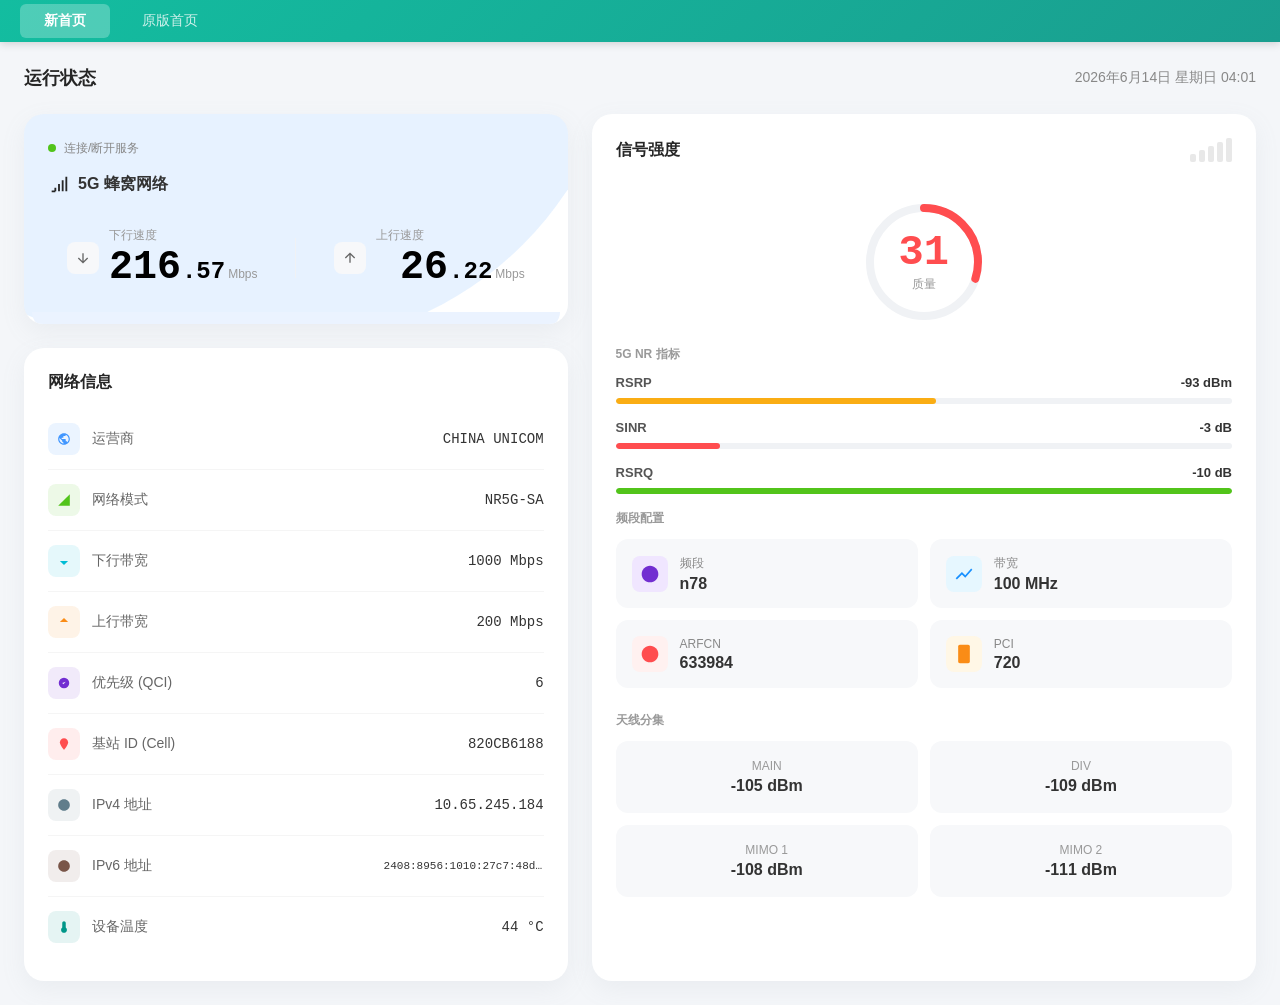
<file: preview-5g.html>
<!DOCTYPE html>
<html lang="zh-CN">
<head>
<meta charset="UTF-8">
<meta name="viewport" content="width=device-width, initial-scale=1.0">
<title>预览 - 5G看板（之前确认的设计）</title>
<style>
*{margin:0;padding:0;box-sizing:border-box}
body{font-family:-apple-system,BlinkMacSystemFont,'PingFang SC','Microsoft YaHei',sans-serif;background:#F4F6F9;color:#262626;padding:24px}

/* 顶部标签栏 */
.top-tabs {
    position: fixed;
    top: 0;
    left: 0;
    right: 0;
    z-index: 9999;
    background: linear-gradient(135deg, #13bda0 0%, #1a9e8f 100%);
    display: flex;
    align-items: center;
    padding: 0 20px;
    height: 42px;
    box-shadow: 0 2px 8px rgba(0,0,0,0.15);
}
.tab-item {
    padding: 8px 24px;
    color: rgba(255,255,255,0.8);
    cursor: pointer;
    font-size: 14px;
    font-weight: 500;
    border-radius: 6px;
    transition: all 0.3s ease;
    margin-right: 8px;
    text-decoration: none;
}
.tab-item:hover {
    background: rgba(255,255,255,0.2);
    color: #fff;
}
.tab-item.active {
    background: rgba(255,255,255,0.25);
    color: #fff;
    font-weight: 600;
}

.page-header{max-width:1400px;margin:0 auto 24px;display:flex;justify-content:space-between;align-items:center;margin-top:42px}
.page-title{font-size:18px;font-weight:600}
.page-datetime{font-size:14px;color:#888}
.dashboard{max-width:1400px;margin:0 auto;display:flex;gap:24px;align-items:stretch}
.left-col{width:45%;display:flex;flex-direction:column;gap:24px}
.right-col{width:55%;display:flex;flex-direction:column}
.right-col .card{flex:1}
.card{background:#fff;border-radius:20px;box-shadow:0 8px 24px rgba(149,157,165,0.1);position:relative;overflow:hidden}
.card-hd{padding:24px 24px 16px;display:flex;justify-content:space-between;align-items:center;position:relative;z-index:1}
.card-bd{padding:0 24px 24px;position:relative;z-index:1}
.card-tt{font-size:16px;font-weight:600;color:#262626}
.card-st{position:relative;overflow:hidden}
.card-st::after{content:'';position:absolute;bottom:-4px;left:8px;right:8px;height:16px;background:#EBF3FF;border-radius:0 0 20px 20px;z-index:0}
.wave-ct{position:absolute;bottom:0;left:0;right:0;height:100%;overflow:hidden;z-index:0;pointer-events:none}
.wave{position:absolute;bottom:var(--wh,-10%);left:-200px;width:800px;height:800px;border-radius:43%;animation:spin var(--ws,10s) linear infinite}
.w1{background:rgba(64,150,255,0.05)}
.w2{background:rgba(64,150,255,0.08);animation-duration:calc(var(--ws,10s)*1.3);animation-direction:reverse}
@keyframes spin{from{transform:rotate(0deg)}to{transform:rotate(360deg)}}
.st-dot{width:8px;height:8px;border-radius:50%;background:#52C41A;display:inline-block;transition:background 0.3s}
.st-txt{font-size:12px;color:#888;margin-left:8px}
.nt{display:flex;align-items:center;gap:8px;margin-bottom:20px}
.nt-t{font-size:16px;font-weight:600;color:#333}
.sp-sec{display:flex;justify-content:space-around;align-items:center;padding:12px 0}
.sp-item{display:flex;align-items:center;gap:10px}
.sp-ico{width:32px;height:32px;border-radius:8px;display:flex;align-items:center;justify-content:center;background:#F7F8FA;color:#666}
.sp-div{width:1px;height:40px;background:#F0F2F5}
.sp-info{display:flex;flex-direction:column;align-items:flex-start;gap:4px}
.sp-lbl{font-size:12px;color:#999}
.sp-val{display:flex;align-items:baseline;gap:1px}
.sp-num{font-family:DIN,Roboto,'JetBrains Mono',monospace;font-size:40px;font-weight:700;color:#000;line-height:1;min-width:3ch;text-align:right}
.sp-dec{font-family:DIN,Roboto,'JetBrains Mono',monospace;font-size:24px;font-weight:700;color:#000}
.sp-unit{font-size:12px;color:#999;margin-left:2px}
.info-list{display:flex;flex-direction:column;width:100%}
.info-row{display:flex;flex-direction:row;justify-content:space-between;align-items:center;padding:14px 0;border-bottom:1px solid #F5F5F5;width:100%;gap:16px}
.info-row:last-child{border-bottom:none}
.info-l{display:flex;align-items:center;gap:12px}
.info-ico{width:32px;height:32px;border-radius:8px;display:flex;align-items:center;justify-content:center;flex-shrink:0}
.info-ico svg{width:14px;height:14px}
.info-lbl{font-size:14px;color:#666}
.info-val{font-family:DIN,Roboto,'JetBrains Mono',monospace;font-size:14px;font-weight:500;color:#333;text-align:right;flex-shrink:0}
.info-val-long{font-size:11px;max-width:160px;overflow:hidden;text-overflow:ellipsis;white-space:nowrap}
.signal-bars{display:flex;align-items:flex-end;gap:3px}
.bar{width:6px;background:#E8E8E8;border-radius:2px;transition:background 0.3s}
.b1{height:8px}.b2{height:12px}.b3{height:16px}.b4{height:20px}.b5{height:24px}
.bar.a{background:#52C41A}.bar.w{background:#FAAD14}.bar.d{background:#FF4D4F}
.gauge-wrap{display:flex;justify-content:center;align-items:center;width:100%;padding:24px 0}
.gauge-box{position:relative;width:120px;height:120px}
.gauge-svg{width:100%;height:100%}
.gauge-bg{fill:none;stroke:#F0F2F5;stroke-width:8}
.gauge-pg{fill:none;stroke:#FA8C16;stroke-width:8;stroke-linecap:round;stroke-dasharray:339.292;stroke-dashoffset:339.292;transform:rotate(-90deg);transform-origin:center;transition:stroke-dashoffset 0.6s ease,stroke 0.3s}
.gauge-num{font-family:DIN,Roboto,'JetBrains Mono',monospace;font-size:42px;font-weight:700;color:#262626;line-height:1}
.gauge-lbl{font-size:12px;color:#999;margin-top:2px}
.prog-title{font-size:12px;font-weight:600;color:#999;margin-bottom:12px}
.prog-bar{width:100%;height:6px;background-color:#F0F2F5;border-radius:6px;overflow:hidden}
.prog-fill{height:100%;border-radius:6px;transition:width 0.3s ease-in-out,background-color 0.3s}
.band-grid{display:grid;grid-template-columns:repeat(2,1fr);gap:12px;margin-bottom:24px}
.band-card{display:flex;flex-direction:row;align-items:center;padding:16px;background-color:#F7F8FA;border-radius:12px;gap:12px}
.band-ico{width:36px;height:36px;border-radius:8px;display:flex;align-items:center;justify-content:center;flex-shrink:0}
.ant-grid{display:grid;grid-template-columns:repeat(2,1fr);gap:12px}
.ant-card{display:flex;flex-direction:column;align-items:center;justify-content:center;height:72px;background-color:#F7F8FA;border-radius:12px}
@media(max-width:900px){.dashboard{flex-direction:column}.left-col,.right-col{width:100%}.right-col .card{flex:none}.sp-sec{flex-direction:column;gap:16px}.sp-div{width:80%;height:1px}.sp-num{font-size:36px}}
@media(max-width:480px){body{padding:16px}.card-hd{padding:16px 16px 8px}.card-bd{padding:0 16px 16px}}
</style>
</head>
<body>

<!-- 顶部标签栏 -->
<div class="top-tabs">
    <a class="tab-item active" id="tab-new" href="preview-5g.html">新首页</a>
    <a class="tab-item" id="tab-old" href="preview-istore.html">原版首页</a>
</div>

<div class="page-header">
  <span class="page-title">运行状态</span>
  <span class="page-datetime">2026年6月14日 星期日 04:01</span>
</div>

<div class="dashboard">
  <div class="left-col">
    <!-- 运行状态 -->
    <div class="card card-st" id="card-st" style="--wh:-10%;--ws:10s">
      <div class="wave-ct"><div class="wave w1"></div><div class="wave w2"></div></div>
      <div class="card-hd">
        <div><span class="st-dot" id="st-dot"></span><span class="st-txt" id="st-txt">连接/断开服务</span></div>
      </div>
      <div class="card-bd">
        <div class="nt">
          <svg width="22" height="22" viewBox="0 0 24 24" fill="none" stroke="#262626" stroke-width="2"><path d="M4 20h4M8 16v4M12 12v8M16 8v12M20 4v16"/></svg>
          <span class="nt-t">5G 蜂窝网络</span>
        </div>
        <div class="sp-sec">
          <div class="sp-item">
            <div class="sp-ico"><svg width="16" height="16" viewBox="0 0 24 24" fill="none" stroke="currentColor" stroke-width="2"><path d="M12 5v14M5 12l7 7 7-7"/></svg></div>
            <div class="sp-info">
              <span class="sp-lbl">下行速度</span>
              <div class="sp-val"><span class="sp-num" id="dl-i">216</span><span class="sp-dec" id="dl-d">.57</span><span class="sp-unit">Mbps</span></div>
            </div>
          </div>
          <div class="sp-div"></div>
          <div class="sp-item">
            <div class="sp-ico"><svg width="16" height="16" viewBox="0 0 24 24" fill="none" stroke="currentColor" stroke-width="2"><path d="M12 19V5M5 12l7-7 7 7"/></svg></div>
            <div class="sp-info">
              <span class="sp-lbl">上行速度</span>
              <div class="sp-val"><span class="sp-num" id="ul-i">26</span><span class="sp-dec" id="ul-d">.22</span><span class="sp-unit">Mbps</span></div>
            </div>
          </div>
        </div>
      </div>
    </div>

    <!-- 网络信息 -->
    <div class="card">
      <div class="card-hd"><span class="card-tt">网络信息</span></div>
      <div class="card-bd">
        <div class="info-list">
          <div class="info-row"><div class="info-l"><span class="info-ico" style="background:rgba(64,150,255,0.1)"><svg viewBox="0 0 24 24" fill="#4096FF"><path d="M12 2C6.48 2 2 6.48 2 12s4.48 10 10 10 10-4.48 10-10S17.52 2 12 2zm-1 17.93c-3.95-.49-7-3.85-7-7.93 0-.62.08-1.21.21-1.79L9 15v1c0 1.1.9 2 2 2v1.93zm6.9-2.54c-.26-.81-1-1.39-1.9-1.39h-1v-3c0-.55-.45-1-1-1H8v-2h2c.55 0 1-.45 1-1V7h2c1.1 0 2-.9 2-2v-.41c2.93 1.19 5 4.06 5 7.41 0 2.08-.8 3.97-2.1 5.39z"/></svg></span><span class="info-lbl">运营商</span></div><span class="info-val" id="v-op">CHINA UNICOM</span></div>
          <div class="info-row"><div class="info-l"><span class="info-ico" style="background:rgba(82,196,26,0.1)"><svg viewBox="0 0 24 24" fill="#52C41A"><path d="M2 22h20V2z"/></svg></span><span class="info-lbl">网络模式</span></div><span class="info-val" id="v-mode">NR5G-SA</span></div>
          <div class="info-row"><div class="info-l"><span class="info-ico" style="background:rgba(0,188,212,0.1)"><svg viewBox="0 0 24 24" fill="#00BCD4"><path d="M12 5v14M5 12l7 7 7-7"/></svg></span><span class="info-lbl">下行带宽</span></div><span class="info-val" id="v-dlbw">1000 Mbps</span></div>
          <div class="info-row"><div class="info-l"><span class="info-ico" style="background:rgba(250,140,22,0.1)"><svg viewBox="0 0 24 24" fill="#FA8C16"><path d="M12 19V5M5 12l7-7 7 7"/></svg></span><span class="info-lbl">上行带宽</span></div><span class="info-val" id="v-ulbw">200 Mbps</span></div>
          <div class="info-row"><div class="info-l"><span class="info-ico" style="background:rgba(114,46,209,0.1)"><svg viewBox="0 0 24 24" fill="#722ED1"><path d="M9 12l2 2 4-4m6 2a9 9 0 11-18 0 9 9 0 0118 0z"/></svg></span><span class="info-lbl">优先级 (QCI)</span></div><span class="info-val" id="v-qci">6</span></div>
          <div class="info-row"><div class="info-l"><span class="info-ico" style="background:rgba(255,77,79,0.1)"><svg viewBox="0 0 24 24" fill="#FF4D4F"><path d="M12 2C8.13 2 5 5.13 5 9c0 5.25 7 13 7 13s7-7.75 7-13c0-3.87-3.13-7-7-7z"/></svg></span><span class="info-lbl">基站 ID (Cell)</span></div><span class="info-val" id="v-cell">820CB6188</span></div>
          <div class="info-row"><div class="info-l"><span class="info-ico" style="background:rgba(96,125,139,0.1)"><svg viewBox="0 0 24 24" fill="#607D8B"><path d="M12 2C6.48 2 2 6.48 2 12s4.48 10 10 10 10-4.48 10-10S17.52 2 12 2z"/></svg></span><span class="info-lbl">IPv4 地址</span></div><span class="info-val" id="v-ip4">10.65.245.184</span></div>
          <div class="info-row"><div class="info-l"><span class="info-ico" style="background:rgba(121,85,72,0.1)"><svg viewBox="0 0 24 24" fill="#795548"><path d="M12 2C6.48 2 2 6.48 2 12s4.48 10 10 10 10-4.48 10-10S17.52 2 12 2z"/></svg></span><span class="info-lbl">IPv6 地址</span></div><span class="info-val info-val-long" id="v-ip6" title="2408:8956:1010:27c7:48dd:2b52:4821:b0f3">2408:8956:1010:27c7:48dd...</span></div>
          <div class="info-row"><div class="info-l"><span class="info-ico" style="background:rgba(0,150,136,0.1)"><svg viewBox="0 0 24 24" fill="#009688"><path d="M15 13V5c0-1.66-1.34-3-3-3S9 3.34 9 5v8c-1.21.91-2 2.37-2 4 0 2.76 2.24 5 5 5s5-2.24 5-5c0-1.63-.79-3.09-2-4z"/></svg></span><span class="info-lbl">设备温度</span></div><span class="info-val" id="v-temp">44 °C</span></div>
        </div>
      </div>
    </div>
  </div>

  <!-- 右侧 -->
  <div class="right-col">
    <div class="card">
      <div class="card-hd">
        <span class="card-tt">信号强度</span>
        <div class="signal-bars" id="sig-bars">
          <span class="bar b1"></span><span class="bar b2"></span><span class="bar b3"></span><span class="bar b4"></span><span class="bar b5"></span>
        </div>
      </div>
      <div class="card-bd">
        <div class="gauge-wrap">
          <div class="gauge-box">
            <svg class="gauge-svg" viewBox="0 0 120 120">
              <circle class="gauge-bg" cx="60" cy="60" r="54"/>
              <circle class="gauge-pg" cx="60" cy="60" r="54" id="gpg" style="stroke:#FF4D4F;stroke-dashoffset:237.5"/>
            </svg>
            <div style="position:absolute;top:50%;left:50%;transform:translate(-50%,-50%);text-align:center">
              <div class="gauge-num" id="gval" style="color:#FF4D4F">31</div>
              <div class="gauge-lbl">质量</div>
            </div>
          </div>
        </div>

        <div class="prog-title">5G NR 指标</div>
        <div style="margin-bottom:16px">
          <div style="display:flex;justify-content:space-between;align-items:flex-end;margin-bottom:8px">
            <span style="font-size:13px;font-weight:bold;color:#555">RSRP</span>
            <span style="font-size:13px;font-weight:bold;color:#333" id="v-rsrp">-93 dBm</span>
          </div>
          <div class="prog-bar"><div class="prog-fill" id="bar-rsrp" style="width:52%;background-color:#FAAD14"></div></div>
        </div>
        <div style="margin-bottom:16px">
          <div style="display:flex;justify-content:space-between;align-items:flex-end;margin-bottom:8px">
            <span style="font-size:13px;font-weight:bold;color:#555">SINR</span>
            <span style="font-size:13px;font-weight:bold;color:#333" id="v-sinr">-3 dB</span>
          </div>
          <div class="prog-bar"><div class="prog-fill" id="bar-sinr" style="width:17%;background-color:#FF4D4F"></div></div>
        </div>
        <div style="margin-bottom:16px">
          <div style="display:flex;justify-content:space-between;align-items:flex-end;margin-bottom:8px">
            <span style="font-size:13px;font-weight:bold;color:#555">RSRQ</span>
            <span style="font-size:13px;font-weight:bold;color:#333" id="v-rsrq">-10 dB</span>
          </div>
          <div class="prog-bar"><div class="prog-fill" id="bar-rsrq" style="width:100%;background-color:#52C41A"></div></div>
        </div>

        <div style="font-size:12px;font-weight:600;color:#999;margin-bottom:12px">频段配置</div>
        <div class="band-grid">
          <div class="band-card"><div class="band-ico" style="background-color:#F0E6FF;color:#722ED1"><svg width="20" height="20" viewBox="0 0 24 24" fill="currentColor"><path d="M12 2C6.48 2 2 6.48 2 12s4.48 10 10 10 10-4.48 10-10S17.52 2 12 2z"/></svg></div><div style="display:flex;flex-direction:column"><span style="font-size:12px;color:#888;margin-bottom:4px">频段</span><span style="font-size:16px;font-weight:700;color:#333;line-height:1" id="v-band">n78</span></div></div>
          <div class="band-card"><div class="band-ico" style="background-color:#E6F7FF;color:#1890FF"><svg width="20" height="20" viewBox="0 0 24 24" fill="currentColor"><path d="M3.5 18.49l6-6.01 4 4L22 6.92l-1.41-1.41-7.09 7.97-4-4L2 16.99z"/></svg></div><div style="display:flex;flex-direction:column"><span style="font-size:12px;color:#888;margin-bottom:4px">带宽</span><span style="font-size:16px;font-weight:700;color:#333;line-height:1" id="v-bw">100 MHz</span></div></div>
          <div class="band-card"><div class="band-ico" style="background-color:#FFF1F0;color:#FF4D4F"><svg width="20" height="20" viewBox="0 0 24 24" fill="currentColor"><path d="M12 2C6.48 2 2 6.48 2 12s4.48 10 10 10 10-4.48 10-10S17.52 2 12 2z"/></svg></div><div style="display:flex;flex-direction:column"><span style="font-size:12px;color:#888;margin-bottom:4px">ARFCN</span><span style="font-size:16px;font-weight:700;color:#333;line-height:1" id="v-arfcn">633984</span></div></div>
          <div class="band-card"><div class="band-ico" style="background-color:#FFF7E6;color:#FA8C16"><svg width="20" height="20" viewBox="0 0 24 24" fill="currentColor"><path d="M17 1H7c-1.1 0-2 .9-2 2v18c0 1.1.9 2 2 2h10c1.1 0 2-.9 2-2V3c0-1.1-.9-2-2-2z"/></svg></div><div style="display:flex;flex-direction:column"><span style="font-size:12px;color:#888;margin-bottom:4px">PCI</span><span style="font-size:16px;font-weight:700;color:#333;line-height:1" id="v-pci">720</span></div></div>
        </div>

        <div style="font-size:12px;font-weight:600;color:#999;margin-bottom:12px">天线分集</div>
        <div class="ant-grid">
          <div class="ant-card"><span style="font-size:12px;color:#999;margin-bottom:4px">MAIN</span><span style="font-size:16px;font-weight:700;color:#333" id="v-main">-105 dBm</span></div>
          <div class="ant-card"><span style="font-size:12px;color:#999;margin-bottom:4px">DIV</span><span style="font-size:16px;font-weight:700;color:#333" id="v-div">-109 dBm</span></div>
          <div class="ant-card"><span style="font-size:12px;color:#999;margin-bottom:4px">MIMO 1</span><span style="font-size:16px;font-weight:700;color:#333" id="v-mimo1">-108 dBm</span></div>
          <div class="ant-card"><span style="font-size:12px;color:#999;margin-bottom:4px">MIMO 2</span><span style="font-size:16px;font-weight:700;color:#333" id="v-mimo2">-111 dBm</span></div>
        </div>
      </div>
    </div>
  </div>
</div>

</body>
</html>
</file>
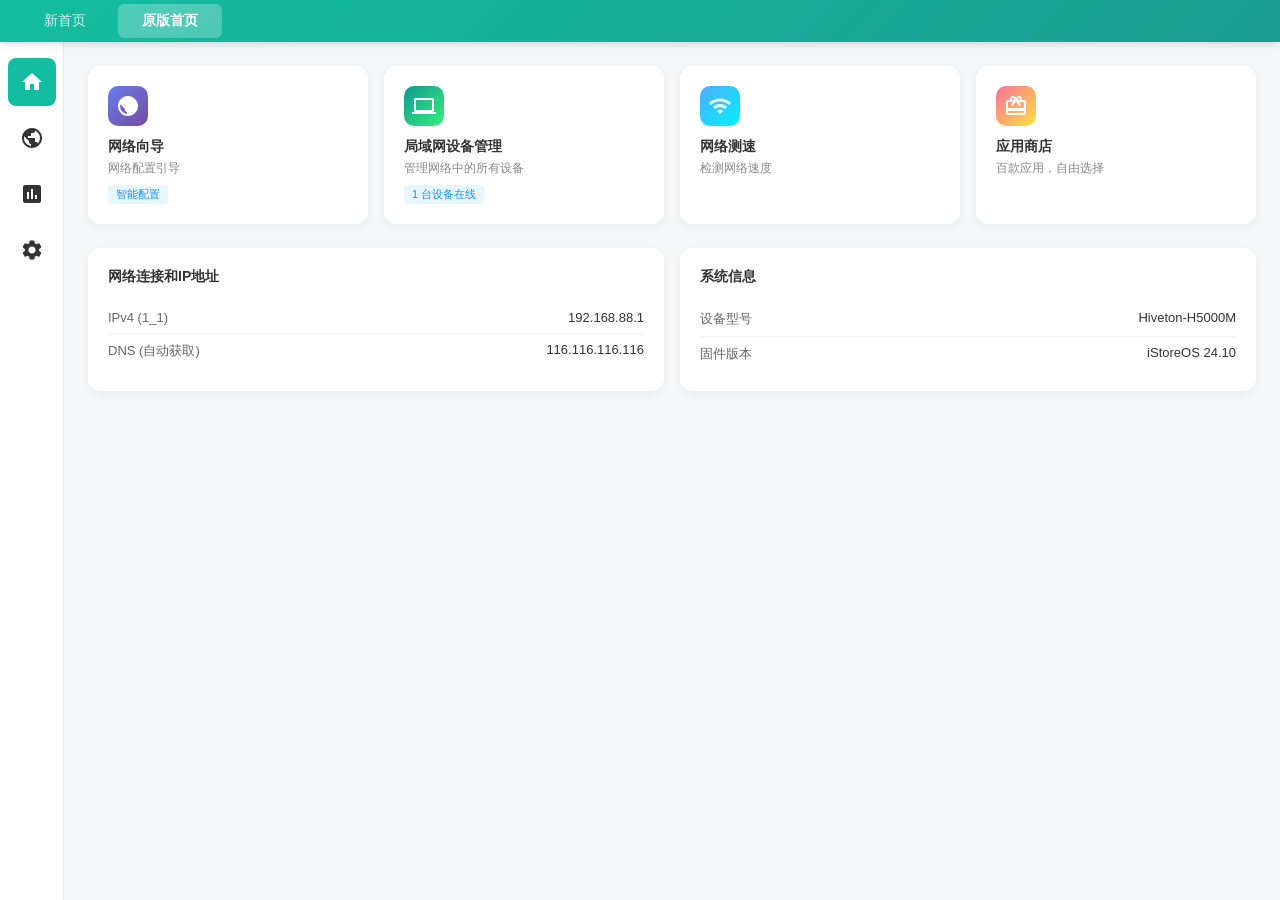
<file: preview-istore.html>
<!DOCTYPE html>
<html lang="zh-CN">
<head>
<meta charset="UTF-8">
<meta name="viewport" content="width=device-width, initial-scale=1.0">
<title>预览 - iStoreOS原版首页</title>
<style>
*{margin:0;padding:0;box-sizing:border-box}
body{font-family:-apple-system,BlinkMacSystemFont,'PingFang SC','Microsoft YaHei',sans-serif;background:#f5f7fa;color:#333}

/* 顶部标签栏 */
.top-tabs {
    position: fixed;
    top: 0;
    left: 0;
    right: 0;
    z-index: 9999;
    background: linear-gradient(135deg, #13bda0 0%, #1a9e8f 100%);
    display: flex;
    align-items: center;
    padding: 0 20px;
    height: 42px;
    box-shadow: 0 2px 8px rgba(0,0,0,0.15);
}
.tab-item {
    padding: 8px 24px;
    color: rgba(255,255,255,0.8);
    cursor: pointer;
    font-size: 14px;
    font-weight: 500;
    border-radius: 6px;
    transition: all 0.3s ease;
    margin-right: 8px;
    text-decoration: none;
}
.tab-item:hover {
    background: rgba(255,255,255,0.2);
    color: #fff;
}
.tab-item.active {
    background: rgba(255,255,255,0.25);
    color: #fff;
    font-weight: 600;
}

/* 模拟iStoreOS界面 */
.sidebar {
    position: fixed;
    left: 0;
    top: 42px;
    bottom: 0;
    width: 64px;
    background: #fff;
    border-right: 1px solid #e8e8e8;
    display: flex;
    flex-direction: column;
    align-items: center;
    padding-top: 16px;
}
.sidebar-item {
    width: 48px;
    height: 48px;
    display: flex;
    align-items: center;
    justify-content: center;
    margin-bottom: 8px;
    border-radius: 8px;
    cursor: pointer;
    transition: background 0.2s;
}
.sidebar-item:hover {
    background: #f0f0f0;
}
.sidebar-item.active {
    background: #13bda0;
    color: #fff;
}
.main-content {
    margin-left: 64px;
    margin-top: 42px;
    padding: 24px;
}
.quick-cards {
    display: grid;
    grid-template-columns: repeat(4, 1fr);
    gap: 16px;
    margin-bottom: 24px;
}
.quick-card {
    background: #fff;
    border-radius: 12px;
    padding: 20px;
    box-shadow: 0 2px 8px rgba(0,0,0,0.06);
    cursor: pointer;
    transition: transform 0.2s, box-shadow 0.2s;
}
.quick-card:hover {
    transform: translateY(-2px);
    box-shadow: 0 4px 12px rgba(0,0,0,0.1);
}
.quick-card-icon {
    width: 40px;
    height: 40px;
    border-radius: 10px;
    display: flex;
    align-items: center;
    justify-content: center;
    margin-bottom: 12px;
    font-size: 20px;
}
.quick-card-title {
    font-size: 14px;
    font-weight: 600;
    margin-bottom: 4px;
}
.quick-card-desc {
    font-size: 12px;
    color: #888;
}
.quick-card-tag {
    display: inline-block;
    padding: 2px 8px;
    background: #e6f7ff;
    color: #1890ff;
    font-size: 11px;
    border-radius: 4px;
    margin-top: 8px;
}
.status-grid {
    display: grid;
    grid-template-columns: repeat(2, 1fr);
    gap: 16px;
}
.status-card {
    background: #fff;
    border-radius: 12px;
    padding: 20px;
    box-shadow: 0 2px 8px rgba(0,0,0,0.06);
}
.status-card-title {
    font-size: 14px;
    font-weight: 600;
    margin-bottom: 16px;
    color: #333;
}
.status-item {
    display: flex;
    justify-content: space-between;
    padding: 8px 0;
    border-bottom: 1px solid #f5f5f5;
}
.status-item:last-child {
    border-bottom: none;
}
.status-label {
    color: #666;
    font-size: 13px;
}
.status-value {
    font-weight: 500;
    font-size: 13px;
}
</style>
</head>
<body>

<!-- 顶部标签栏 -->
<div class="top-tabs">
    <a class="tab-item" id="tab-new" href="preview-5g.html">新首页</a>
    <a class="tab-item active" id="tab-old" href="preview-istore.html">原版首页</a>
</div>

<!-- 侧边栏 -->
<div class="sidebar">
    <div class="sidebar-item active" title="首页">
        <svg width="24" height="24" viewBox="0 0 24 24" fill="currentColor"><path d="M10 20v-6h4v6h5v-8h3L12 3 2 12h3v8z"/></svg>
    </div>
    <div class="sidebar-item" title="网络向导">
        <svg width="24" height="24" viewBox="0 0 24 24" fill="currentColor"><path d="M12 2C6.48 2 2 6.48 2 12s4.48 10 10 10 10-4.48 10-10S17.52 2 12 2zm-1 17.93c-3.95-.49-7-3.85-7-7.93 0-.62.08-1.21.21-1.79L9 15v1c0 1.1.9 2 2 2v1.93zm6.9-2.54c-.26-.81-1-1.39-1.9-1.39h-1v-3c0-.55-.45-1-1-1H8v-2h2c.55 0 1-.45 1-1V7h2c1.1 0 2-.9 2-2v-.41c2.93 1.19 5 4.06 5 7.41 0 2.08-.8 3.97-2.1 5.39z"/></svg>
    </div>
    <div class="sidebar-item" title="状态">
        <svg width="24" height="24" viewBox="0 0 24 24" fill="currentColor"><path d="M19 3H5c-1.1 0-2 .9-2 2v14c0 1.1.9 2 2 2h14c1.1 0 2-.9 2-2V5c0-1.1-.9-2-2-2zM9 17H7v-7h2v7zm4 0h-2V7h2v10zm4 0h-2v-4h2v4z"/></svg>
    </div>
    <div class="sidebar-item" title="系统">
        <svg width="24" height="24" viewBox="0 0 24 24" fill="currentColor"><path d="M19.14 12.94c.04-.3.06-.61.06-.94 0-.32-.02-.64-.07-.94l2.03-1.58c.18-.14.23-.41.12-.61l-1.92-3.32c-.12-.22-.37-.29-.59-.22l-2.39.96c-.5-.38-1.03-.7-1.62-.94l-.36-2.54c-.04-.24-.24-.41-.48-.41h-3.84c-.24 0-.43.17-.47.41l-.36 2.54c-.59.24-1.13.57-1.62.94l-2.39-.96c-.22-.08-.47 0-.59.22L2.74 8.87c-.12.21-.08.47.12.61l2.03 1.58c-.05.3-.07.62-.07.94s.02.64.07.94l-2.03 1.58c-.18.14-.23.41-.12.61l1.92 3.32c.12.22.37.29.59.22l2.39-.96c.5.38 1.03.7 1.62.94l.36 2.54c.05.24.24.41.48.41h3.84c.24 0 .44-.17.47-.41l.36-2.54c.59-.24 1.13-.56 1.62-.94l2.39.96c.22.08.47 0 .59-.22l1.92-3.32c.12-.22.07-.47-.12-.61l-2.01-1.58zM12 15.6c-1.98 0-3.6-1.62-3.6-3.6s1.62-3.6 3.6-3.6 3.6 1.62 3.6 3.6-1.62 3.6-3.6 3.6z"/></svg>
    </div>
</div>

<!-- 主内容 -->
<div class="main-content">
    <!-- 快捷卡片 -->
    <div class="quick-cards">
        <div class="quick-card">
            <div class="quick-card-icon" style="background:linear-gradient(135deg, #667eea 0%, #764ba2 100%);color:#fff">
                <svg width="24" height="24" viewBox="0 0 24 24" fill="currentColor"><path d="M12 2C6.48 2 2 6.48 2 12s4.48 10 10 10 10-4.48 10-10S17.52 2 12 2zm-1 17.93c-3.95-.49-7-3.85-7-7.93 0-.62.08-1.21.21-1.79L9 15v1c0 1.1.9 2 2 2v1.93z"/></svg>
            </div>
            <div class="quick-card-title">网络向导</div>
            <div class="quick-card-desc">网络配置引导</div>
            <div class="quick-card-tag">智能配置</div>
        </div>
        <div class="quick-card">
            <div class="quick-card-icon" style="background:linear-gradient(135deg, #11998e 0%, #38ef7d 100%);color:#fff">
                <svg width="24" height="24" viewBox="0 0 24 24" fill="currentColor"><path d="M20 18c1.1 0 1.99-.9 1.99-2L22 6c0-1.1-.9-2-2-2H4c-1.1 0-2 .9-2 2v10c0 1.1.9 2 2 2H0v2h24v-2h-4zM4 6h16v10H4V6z"/></svg>
            </div>
            <div class="quick-card-title">局域网设备管理</div>
            <div class="quick-card-desc">管理网络中的所有设备</div>
            <div class="quick-card-tag">1 台设备在线</div>
        </div>
        <div class="quick-card">
            <div class="quick-card-icon" style="background:linear-gradient(135deg, #4facfe 0%, #00f2fe 100%);color:#fff">
                <svg width="24" height="24" viewBox="0 0 24 24" fill="currentColor"><path d="M1 9l2 2c4.97-4.97 13.03-4.97 18 0l2-2C16.93 2.93 7.08 2.93 1 9zm8 8l3 3 3-3c-1.65-1.66-4.34-1.66-6 0zm-4-4l2 2c2.76-2.76 7.24-2.76 10 0l2-2C15.14 9.14 8.87 9.14 5 13z"/></svg>
            </div>
            <div class="quick-card-title">网络测速</div>
            <div class="quick-card-desc">检测网络速度</div>
        </div>
        <div class="quick-card">
            <div class="quick-card-icon" style="background:linear-gradient(135deg, #fa709a 0%, #fee140 100%);color:#fff">
                <svg width="24" height="24" viewBox="0 0 24 24" fill="currentColor"><path d="M20 6h-2.18c.11-.31.18-.65.18-1 0-1.66-1.34-3-3-3-1.05 0-1.96.54-2.5 1.35l-.5.67-.5-.68C10.96 2.54 10.05 2 9 2 7.34 2 6 3.34 6 5c0 .35.07.69.18 1H4c-1.11 0-1.99.89-1.99 2L2 19c0 1.11.89 2 2 2h16c1.11 0 2-.89 2-2V8c0-1.11-.89-2-2-2zm-5-2c.55 0 1 .45 1 1s-.45 1-1 1-1-.45-1-1 .45-1 1-1zM9 4c.55 0 1 .45 1 1s-.45 1-1 1-1-.45-1-1 .45-1 1-1zm11 15H4v-2h16v2zm0-5H4V8h5.08L7 10.83 8.62 12 12 7.4l3.38 4.6L17 10.83 14.92 8H20v6z"/></svg>
            </div>
            <div class="quick-card-title">应用商店</div>
            <div class="quick-card-desc">百款应用，自由选择</div>
        </div>
    </div>

    <!-- 状态卡片 -->
    <div class="status-grid">
        <div class="status-card">
            <div class="status-card-title">网络连接和IP地址</div>
            <div class="status-item">
                <span class="status-label">IPv4 (1_1)</span>
                <span class="status-value">192.168.88.1</span>
            </div>
            <div class="status-item">
                <span class="status-label">DNS (自动获取)</span>
                <span class="status-value">116.116.116.116</span>
            </div>
        </div>
        <div class="status-card">
            <div class="status-card-title">系统信息</div>
            <div class="status-item">
                <span class="status-label">设备型号</span>
                <span class="status-value">Hiveton-H5000M</span>
            </div>
            <div class="status-item">
                <span class="status-label">固件版本</span>
                <span class="status-value">iStoreOS 24.10</span>
            </div>
        </div>
    </div>
</div>

</body>
</html>
</file>
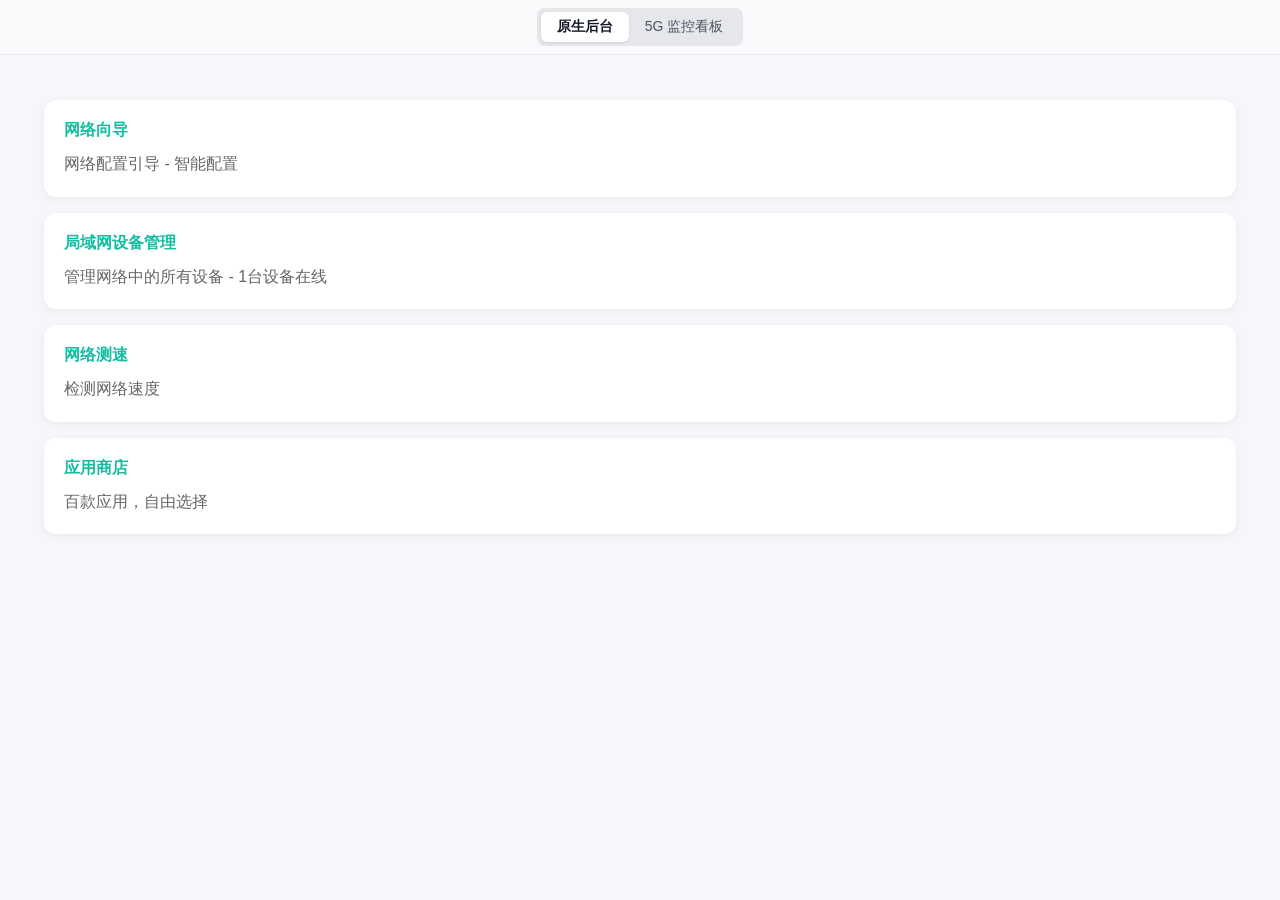
<file: preview.html>
<!DOCTYPE html>
<html lang="zh-CN">
<head>
<meta charset="UTF-8">
<meta name="viewport" content="width=device-width, initial-scale=1.0">
<title>重构预览 - 胶囊型切换栏</title>
<style>
*{margin:0;padding:0;box-sizing:border-box}
body{font-family:-apple-system,BlinkMacSystemFont,"Segoe UI",Roboto,"Helvetica Neue",Arial,sans-serif;background:#f5f7fa;color:#333}

/* 胶囊型切换栏 */
.dashboard-switcher {
    position: fixed;
    top: 0;
    left: 0;
    right: 0;
    z-index: 10000;
    background: #F9FAFB;
    border-bottom: 1px solid #E5E7EB;
    padding: 8px 0;
    display: flex;
    justify-content: center;
}

.switcher-track {
    background: #E5E7EB;
    padding: 4px;
    border-radius: 8px;
    display: inline-flex;
    gap: 0;
}

.switcher-btn {
    padding: 6px 16px;
    border: none;
    background: transparent;
    border-radius: 6px;
    cursor: pointer;
    font-size: 14px;
    color: #4B5563;
    transition: all 0.2s ease;
    font-family: inherit;
}

.switcher-btn:hover:not(.active) {
    background: rgba(255,255,255,0.5);
}

.switcher-btn.active {
    background: #FFFFFF;
    color: #111827;
    font-weight: 600;
    box-shadow: 0 1px 3px rgba(0,0,0,0.1);
}

/* 内容区域 */
.content-area {
    margin-top: 56px;
    padding: 24px;
}

/* 5G看板样式 */
#modern-5g-dashboard {
    font-family: -apple-system, BlinkMacSystemFont, "Segoe UI", Roboto, "Helvetica Neue", Arial, sans-serif !important;
    background-color: transparent !important;
    color: #333333 !important;
    line-height: 1.5 !important;
    box-sizing: border-box !important;
    width: 100% !important;
    padding: 0 !important;
    margin: 0 !important;
}

#modern-5g-dashboard * {
    font-family: inherit !important;
    box-sizing: border-box !important;
}

.page-header-5g {
    max-width: 1400px;
    margin: 0 auto 24px;
    display: flex;
    justify-content: space-between;
    align-items: center;
}

.page-title-5g {
    font-size: 18px;
    font-weight: 600;
    color: #262626;
}

.page-datetime-5g {
    font-size: 14px;
    color: #888;
}

.dashboard-5g {
    max-width: 1400px;
    margin: 0 auto;
    display: flex;
    gap: 24px;
    align-items: stretch;
}

.left-col-5g {
    width: 45%;
    display: flex;
    flex-direction: column;
    gap: 24px;
}

.right-col-5g {
    width: 55%;
    display: flex;
    flex-direction: column;
}

.right-col-5g .card-5g {
    flex: 1;
}

.card-5g {
    background: #FFFFFF;
    border-radius: 20px;
    box-shadow: 0 8px 24px rgba(149, 157, 165, 0.1);
    position: relative;
    overflow: hidden;
}

.card-hd-5g {
    padding: 24px 24px 16px;
    display: flex;
    justify-content: space-between;
    align-items: center;
    position: relative;
    z-index: 1;
}

.card-bd-5g {
    padding: 0 24px 24px;
    position: relative;
    z-index: 1;
}

.card-tt-5g {
    font-size: 16px;
    font-weight: 600;
    color: #262626;
}

/* 状态卡片 */
.card-st-5g {
    position: relative;
    overflow: hidden;
}

.card-st-5g::after {
    content: '';
    position: absolute;
    bottom: -4px;
    left: 8px;
    right: 8px;
    height: 16px;
    background: #EBF3FF;
    border-radius: 0 0 20px 20px;
    z-index: 0;
}

.wave-ct-5g {
    position: absolute;
    bottom: 0;
    left: 0;
    right: 0;
    height: 100%;
    overflow: hidden;
    z-index: 0;
    pointer-events: none;
}

.wave-5g {
    position: absolute;
    bottom: var(--wh, -10%);
    left: -200px;
    width: 800px;
    height: 800px;
    border-radius: 43%;
    animation: spin-5g var(--ws, 10s) linear infinite;
}

.w1-5g {
    background: rgba(64, 150, 255, 0.05);
}

.w2-5g {
    background: rgba(64, 150, 255, 0.08);
    animation-duration: calc(var(--ws, 10s) * 1.3);
    animation-direction: reverse;
}

@keyframes spin-5g {
    from { transform: rotate(0deg); }
    to { transform: rotate(360deg); }
}

.st-dot-5g {
    width: 8px;
    height: 8px;
    border-radius: 50%;
    background: #52C41A;
    display: inline-block;
    transition: background 0.3s;
}

.st-txt-5g {
    font-size: 12px;
    color: #888;
    margin-left: 8px;
}

.nt-5g {
    display: flex;
    align-items: center;
    gap: 8px;
    margin-bottom: 20px;
}

.nt-t-5g {
    font-size: 16px;
    font-weight: 600;
    color: #333;
}

.sp-sec-5g {
    display: flex;
    justify-content: space-around;
    align-items: center;
    padding: 12px 0;
}

.sp-item-5g {
    display: flex;
    align-items: center;
    gap: 10px;
}

.sp-ico-5g {
    width: 32px;
    height: 32px;
    border-radius: 8px;
    display: flex;
    align-items: center;
    justify-content: center;
    background: #F7F8FA;
    color: #666;
}

.sp-div-5g {
    width: 1px;
    height: 40px;
    background: #F0F2F5;
}

.sp-info-5g {
    display: flex;
    flex-direction: column;
    align-items: flex-start;
    gap: 4px;
}

.sp-lbl-5g {
    font-size: 12px;
    color: #999;
}

.sp-val-5g {
    display: flex;
    align-items: baseline;
    gap: 1px;
}

.sp-num-5g {
    font-family: DIN, Roboto, 'JetBrains Mono', monospace;
    font-size: 40px;
    font-weight: 700;
    color: #000;
    line-height: 1;
    min-width: 3ch;
    text-align: right;
}

.sp-dec-5g {
    font-family: DIN, Roboto, 'JetBrains Mono', monospace;
    font-size: 24px;
    font-weight: 700;
    color: #000;
}

.sp-unit-5g {
    font-size: 12px;
    color: #999;
    margin-left: 2px;
}

/* 网络信息列表 */
.info-list-5g {
    display: flex;
    flex-direction: column;
    width: 100%;
}

.info-row-5g {
    display: flex;
    flex-direction: row;
    justify-content: space-between;
    align-items: center;
    padding: 14px 0;
    border-bottom: 1px solid #F5F5F5;
    width: 100%;
    gap: 16px;
}

.info-row-5g:last-child {
    border-bottom: none;
}

.info-l-5g {
    display: flex;
    align-items: center;
    gap: 12px;
}

.info-ico-5g {
    width: 32px;
    height: 32px;
    border-radius: 8px;
    display: flex;
    align-items: center;
    justify-content: center;
    flex-shrink: 0;
    background-color: transparent !important;
    border: none !important;
}

.info-ico-5g svg {
    width: 14px;
    height: 14px;
}

.info-lbl-5g {
    font-size: 14px;
    color: #666;
}

.info-val-5g {
    font-family: DIN, Roboto, 'JetBrains Mono', monospace;
    font-size: 14px;
    font-weight: 500;
    color: #333;
    text-align: right;
    flex-shrink: 0;
}

.info-val-long-5g {
    font-size: 11px;
    max-width: 160px;
    overflow: hidden;
    text-overflow: ellipsis;
    white-space: nowrap;
}

/* 信号强度 */
.signal-bars-5g {
    display: flex;
    align-items: flex-end;
    gap: 3px;
}

.bar-5g {
    width: 6px;
    background: #E8E8E8;
    border-radius: 2px;
    transition: background 0.3s;
}

.b1-5g { height: 8px; }
.b2-5g { height: 12px; }
.b3-5g { height: 16px; }
.b4-5g { height: 20px; }
.b5-5g { height: 24px; }

.bar-5g.a { background: #52C41A; }
.bar-5g.w { background: #FAAD14; }
.bar-5g.d { background: #FF4D4F; }

.gauge-wrap-5g {
    display: flex;
    justify-content: center;
    align-items: center;
    width: 100%;
    padding: 24px 0;
}

.gauge-box-5g {
    position: relative;
    width: 120px;
    height: 120px;
}

.gauge-svg-5g {
    width: 100%;
    height: 100%;
}

.gauge-bg-5g {
    fill: none;
    stroke: #F0F2F5;
    stroke-width: 8;
}

.gauge-pg-5g {
    fill: none;
    stroke: #FA8C16;
    stroke-width: 8;
    stroke-linecap: round;
    stroke-dasharray: 339.292;
    stroke-dashoffset: 339.292;
    transform: rotate(-90deg);
    transform-origin: center;
    transition: stroke-dashoffset 0.6s ease, stroke 0.3s;
}

.gauge-num-5g {
    font-family: DIN, Roboto, 'JetBrains Mono', monospace;
    font-size: 42px;
    font-weight: 700;
    color: #262626;
    line-height: 1;
}

.gauge-lbl-5g {
    font-size: 12px;
    color: #999;
    margin-top: 2px;
}

.prog-title-5g {
    font-size: 12px;
    font-weight: 600;
    color: #999;
    margin-bottom: 12px;
}

.prog-bar-5g {
    width: 100%;
    height: 6px;
    background-color: #F0F2F5;
    border-radius: 6px;
    overflow: hidden;
}

.prog-fill-5g {
    height: 100%;
    border-radius: 6px;
    transition: width 0.3s ease-in-out, background-color 0.3s;
}

/* 频段配置 */
.band-grid-5g {
    display: grid;
    grid-template-columns: repeat(2, 1fr);
    gap: 12px;
    margin-bottom: 24px;
}

.band-card-5g {
    display: flex;
    flex-direction: row;
    align-items: center;
    padding: 16px;
    background-color: #F7F8FA;
    border-radius: 12px;
    gap: 12px;
}

.band-ico-5g {
    width: 36px;
    height: 36px;
    border-radius: 8px;
    display: flex;
    align-items: center;
    justify-content: center;
    flex-shrink: 0;
}

.band-info-5g {
    display: flex;
    flex-direction: column;
}

.band-label-5g {
    font-size: 12px;
    color: #888;
    margin-bottom: 4px;
}

.band-value-5g {
    font-size: 16px;
    font-weight: 700;
    color: #333;
    line-height: 1;
}

/* 天线分集 */
.ant-grid-5g {
    display: grid;
    grid-template-columns: repeat(2, 1fr);
    gap: 12px;
}

.ant-card-5g {
    display: flex;
    flex-direction: column;
    align-items: center;
    justify-content: center;
    height: 72px;
    background-color: #F7F8FA;
    border-radius: 12px;
}

.ant-label-5g {
    font-size: 12px;
    color: #999;
    margin-bottom: 4px;
}

.ant-value-5g {
    font-size: 16px;
    font-weight: 700;
    color: #333;
}

/* 模拟iStoreOS内容 */
.mock-istore {
    padding: 20px;
}

.mock-card {
    background: #fff;
    border-radius: 12px;
    padding: 20px;
    margin-bottom: 16px;
    box-shadow: 0 2px 8px rgba(0,0,0,0.06);
}

.mock-card h3 {
    color: #13bda0;
    margin-bottom: 10px;
    font-size: 16px;
}

.mock-card p {
    color: #666;
    line-height: 1.6;
}
</style>
</head>
<body>

<!-- 胶囊型切换栏 -->
<div class="dashboard-switcher">
    <div class="switcher-track">
        <button id="btn-istore" class="switcher-btn active" onclick="switchToIStore()">原生后台</button>
        <button id="btn-5g" class="switcher-btn" onclick="switchTo5G()">5G 监控看板</button>
    </div>
</div>

<!-- 内容区域 -->
<div class="content-area">
    <!-- iStoreOS原生内容 -->
    <div id="original-content">
        <div class="mock-istore">
            <div class="mock-card">
                <h3>网络向导</h3>
                <p>网络配置引导 - 智能配置</p>
            </div>
            <div class="mock-card">
                <h3>局域网设备管理</h3>
                <p>管理网络中的所有设备 - 1台设备在线</p>
            </div>
            <div class="mock-card">
                <h3>网络测速</h3>
                <p>检测网络速度</p>
            </div>
            <div class="mock-card">
                <h3>应用商店</h3>
                <p>百款应用，自由选择</p>
            </div>
        </div>
    </div>

    <!-- 5G看板内容 -->
    <div id="modern-5g-dashboard" style="display:none;">
        <div class="page-header-5g">
            <span class="page-title-5g">运行状态</span>
            <span class="page-datetime-5g" id="current-time"></span>
        </div>

        <div class="dashboard-5g">
            <div class="left-col-5g">
                <!-- 状态与速度 -->
                <div class="card-5g card-st-5g" id="card-st" style="--wh:-10%;--ws:10s">
                    <div class="wave-ct-5g"><div class="wave-5g w1-5g"></div><div class="wave-5g w2-5g"></div></div>
                    <div class="card-hd-5g">
                        <div><span class="st-dot-5g" id="st-dot"></span><span class="st-txt-5g" id="st-txt">已连接互联网</span></div>
                    </div>
                    <div class="card-bd-5g">
                        <div class="nt-5g">
                            <svg width="22" height="22" viewBox="0 0 24 24" fill="none" stroke="#262626" stroke-width="2"><path d="M4 20h4M8 16v4M12 12v8M16 8v12M20 4v16"/></svg>
                            <span class="nt-t-5g">5G 蜂窝网络</span>
                        </div>
                        <div class="sp-sec-5g">
                            <div class="sp-item-5g">
                                <div class="sp-ico-5g"><svg width="16" height="16" viewBox="0 0 24 24" fill="none" stroke="currentColor" stroke-width="2"><path d="M12 5v14M5 12l7 7 7-7"/></svg></div>
                                <div class="sp-info-5g">
                                    <span class="sp-lbl-5g">下行速度</span>
                                    <div class="sp-val-5g"><span class="sp-num-5g" id="dl-i">216</span><span class="sp-dec-5g" id="dl-d">.57</span><span class="sp-unit-5g">Mbps</span></div>
                                </div>
                            </div>
                            <div class="sp-div-5g"></div>
                            <div class="sp-item-5g">
                                <div class="sp-ico-5g"><svg width="16" height="16" viewBox="0 0 24 24" fill="none" stroke="currentColor" stroke-width="2"><path d="M12 19V5M5 12l7-7 7 7"/></svg></div>
                                <div class="sp-info-5g">
                                    <span class="sp-lbl-5g">上行速度</span>
                                    <div class="sp-val-5g"><span class="sp-num-5g" id="ul-i">26</span><span class="sp-dec-5g" id="ul-d">.22</span><span class="sp-unit-5g">Mbps</span></div>
                                </div>
                            </div>
                        </div>
                    </div>
                </div>

                <!-- 网络信息 -->
                <div class="card-5g">
                    <div class="card-hd-5g"><span class="card-tt-5g">网络信息</span></div>
                    <div class="card-bd-5g">
                        <div class="info-list-5g">
                            <div class="info-row-5g"><div class="info-l-5g"><span class="info-ico-5g" style="background:rgba(64,150,255,0.1)"><svg viewBox="0 0 24 24" fill="#4096FF"><path d="M12 2C6.48 2 2 6.48 2 12s4.48 10 10 10 10-4.48 10-10S17.52 2 12 2zm-1 17.93c-3.95-.49-7-3.85-7-7.93 0-.62.08-1.21.21-1.79L9 15v1c0 1.1.9 2 2 2v1.93zm6.9-2.54c-.26-.81-1-1.39-1.9-1.39h-1v-3c0-.55-.45-1-1-1H8v-2h2c.55 0 1-.45 1-1V7h2c1.1 0 2-.9 2-2v-.41c2.93 1.19 5 4.06 5 7.41 0 2.08-.8 3.97-2.1 5.39z"/></svg></span><span class="info-lbl-5g">运营商</span></div><span class="info-val-5g" id="v-op">CHINA UNICOM</span></div>
                            <div class="info-row-5g"><div class="info-l-5g"><span class="info-ico-5g" style="background:rgba(82,196,26,0.1)"><svg viewBox="0 0 24 24" fill="#52C41A"><path d="M2 22h20V2z"/></svg></span><span class="info-lbl-5g">网络模式</span></div><span class="info-val-5g" id="v-mode">NR5G-SA</span></div>
                            <div class="info-row-5g"><div class="info-l-5g"><span class="info-ico-5g" style="background:rgba(0,188,212,0.1)"><svg viewBox="0 0 24 24" fill="#00BCD4"><path d="M12 5v14M5 12l7 7 7-7"/></svg></span><span class="info-lbl-5g">下行带宽</span></div><span class="info-val-5g" id="v-dlbw">1000 Mbps</span></div>
                            <div class="info-row-5g"><div class="info-l-5g"><span class="info-ico-5g" style="background:rgba(250,140,22,0.1)"><svg viewBox="0 0 24 24" fill="#FA8C16"><path d="M12 19V5M5 12l7-7 7 7"/></svg></span><span class="info-lbl-5g">上行带宽</span></div><span class="info-val-5g" id="v-ulbw">200 Mbps</span></div>
                            <div class="info-row-5g"><div class="info-l-5g"><span class="info-ico-5g" style="background:rgba(114,46,209,0.1)"><svg viewBox="0 0 24 24" fill="#722ED1"><path d="M9 12l2 2 4-4m6 2a9 9 0 11-18 0 9 9 0 0118 0z"/></svg></span><span class="info-lbl-5g">优先级 (QCI)</span></div><span class="info-val-5g" id="v-qci">6</span></div>
                            <div class="info-row-5g"><div class="info-l-5g"><span class="info-ico-5g" style="background:rgba(255,77,79,0.1)"><svg viewBox="0 0 24 24" fill="#FF4D4F"><path d="M12 2C8.13 2 5 5.13 5 9c0 5.25 7 13 7 13s7-7.75 7-13c0-3.87-3.13-7-7-7z"/></svg></span><span class="info-lbl-5g">基站 ID (Cell)</span></div><span class="info-val-5g" id="v-cell">820CB6188</span></div>
                            <div class="info-row-5g"><div class="info-l-5g"><span class="info-ico-5g" style="background:rgba(96,125,139,0.1)"><svg viewBox="0 0 24 24" fill="#607D8B"><path d="M12 2C6.48 2 2 6.48 2 12s4.48 10 10 10 10-4.48 10-10S17.52 2 12 2z"/></svg></span><span class="info-lbl-5g">IPv4 地址</span></div><span class="info-val-5g" id="v-ip4">10.65.245.184</span></div>
                            <div class="info-row-5g"><div class="info-l-5g"><span class="info-ico-5g" style="background:rgba(121,85,72,0.1)"><svg viewBox="0 0 24 24" fill="#795548"><path d="M12 2C6.48 2 2 6.48 2 12s4.48 10 10 10 10-4.48 10-10S17.52 2 12 2z"/></svg></span><span class="info-lbl-5g">IPv6 地址</span></div><span class="info-val-5g info-val-long-5g" id="v-ip6" title="2408:8956:1010:27c7:48dd:2b52:4821:b0f3">2408:8956:1010:27c7:48dd...</span></div>
                            <div class="info-row-5g"><div class="info-l-5g"><span class="info-ico-5g" style="background:rgba(0,150,136,0.1)"><svg viewBox="0 0 24 24" fill="#009688"><path d="M15 13V5c0-1.66-1.34-3-3-3S9 3.34 9 5v8c-1.21.91-2 2.37-2 4 0 2.76 2.24 5 5 5s5-2.24 5-5c0-1.63-.79-3.09-2-4z"/></svg></span><span class="info-lbl-5g">设备温度</span></div><span class="info-val-5g" id="v-temp">44 °C</span></div>
                        </div>
                    </div>
                </div>
            </div>

            <!-- 右侧 -->
            <div class="right-col-5g">
                <div class="card-5g">
                    <div class="card-hd-5g">
                        <span class="card-tt-5g">信号强度</span>
                        <div class="signal-bars-5g" id="sig-bars">
                            <span class="bar-5g b1-5g"></span><span class="bar-5g b2-5g"></span><span class="bar-5g b3-5g"></span><span class="bar-5g b4-5g"></span><span class="bar-5g b5-5g"></span>
                        </div>
                    </div>
                    <div class="card-bd-5g">
                        <div class="gauge-wrap-5g">
                            <div class="gauge-box-5g">
                                <svg class="gauge-svg-5g" viewBox="0 0 120 120">
                                    <circle class="gauge-bg-5g" cx="60" cy="60" r="54"/>
                                    <circle class="gauge-pg-5g" cx="60" cy="60" r="54" id="gpg" style="stroke:#FF4D4F;stroke-dashoffset:237.5"/>
                                </svg>
                                <div style="position:absolute;top:50%;left:50%;transform:translate(-50%,-50%);text-align:center">
                                    <div class="gauge-num-5g" id="gval" style="color:#FF4D4F">31</div>
                                    <div class="gauge-lbl-5g">质量</div>
                                </div>
                            </div>
                        </div>

                        <div class="prog-title-5g">5G NR 指标</div>
                        <div style="margin-bottom:16px">
                            <div style="display:flex;justify-content:space-between;align-items:flex-end;margin-bottom:8px">
                                <span style="font-size:13px;font-weight:bold;color:#555">RSRP</span>
                                <span style="font-size:13px;font-weight:bold;color:#333" id="v-rsrp">-93 dBm</span>
                            </div>
                            <div class="prog-bar-5g"><div class="prog-fill-5g" id="bar-rsrp" style="width:52%;background-color:#FAAD14"></div></div>
                        </div>
                        <div style="margin-bottom:16px">
                            <div style="display:flex;justify-content:space-between;align-items:flex-end;margin-bottom:8px">
                                <span style="font-size:13px;font-weight:bold;color:#555">SINR</span>
                                <span style="font-size:13px;font-weight:bold;color:#333" id="v-sinr">-3 dB</span>
                            </div>
                            <div class="prog-bar-5g"><div class="prog-fill-5g" id="bar-sinr" style="width:17%;background-color:#FF4D4F"></div></div>
                        </div>
                        <div style="margin-bottom:16px">
                            <div style="display:flex;justify-content:space-between;align-items:flex-end;margin-bottom:8px">
                                <span style="font-size:13px;font-weight:bold;color:#555">RSRQ</span>
                                <span style="font-size:13px;font-weight:bold;color:#333" id="v-rsrq">-10 dB</span>
                            </div>
                            <div class="prog-bar-5g"><div class="prog-fill-5g" id="bar-rsrq" style="width:100%;background-color:#52C41A"></div></div>
                        </div>

                        <div class="prog-title-5g">频段配置</div>
                        <div class="band-grid-5g">
                            <div class="band-card-5g">
                                <div style="width:32px;height:32px;border-radius:8px;background-color:rgba(138,43,226,0.1);color:#8A2BE2;display:flex;align-items:center;justify-content:center;font-weight:bold;font-size:14px;flex-shrink:0;">频</div>
                                <div class="band-info-5g">
                                    <span class="band-label-5g">频段</span>
                                    <span class="band-value-5g" id="v-band">n78</span>
                                </div>
                            </div>
                            <div class="band-card-5g">
                                <div style="width:32px;height:32px;border-radius:8px;background-color:rgba(24,144,255,0.1);color:#1890FF;display:flex;align-items:center;justify-content:center;font-weight:bold;font-size:14px;flex-shrink:0;">宽</div>
                                <div class="band-info-5g">
                                    <span class="band-label-5g">带宽</span>
                                    <span class="band-value-5g" id="v-bw">100 MHz</span>
                                </div>
                            </div>
                            <div class="band-card-5g">
                                <div style="width:32px;height:32px;border-radius:8px;background-color:rgba(255,77,79,0.1);color:#FF4D4F;display:flex;align-items:center;justify-content:center;font-weight:bold;font-size:14px;flex-shrink:0;">A</div>
                                <div class="band-info-5g">
                                    <span class="band-label-5g">ARFCN</span>
                                    <span class="band-value-5g" id="v-arfcn">633984</span>
                                </div>
                            </div>
                            <div class="band-card-5g">
                                <div style="width:32px;height:32px;border-radius:8px;background-color:rgba(250,140,22,0.1);color:#FA8C16;display:flex;align-items:center;justify-content:center;font-weight:bold;font-size:14px;flex-shrink:0;">P</div>
                                <div class="band-info-5g">
                                    <span class="band-label-5g">PCI</span>
                                    <span class="band-value-5g" id="v-pci">720</span>
                                </div>
                            </div>
                        </div>

                        <div class="prog-title-5g">天线分集</div>
                        <div class="ant-grid-5g">
                            <div class="ant-card-5g"><span class="ant-label-5g">MAIN</span><span class="ant-value-5g" id="v-main">-105 dBm</span></div>
                            <div class="ant-card-5g"><span class="ant-label-5g">DIV</span><span class="ant-value-5g" id="v-div">-109 dBm</span></div>
                            <div class="ant-card-5g"><span class="ant-label-5g">MIMO 1</span><span class="ant-value-5g" id="v-mimo1">-108 dBm</span></div>
                            <div class="ant-card-5g"><span class="ant-label-5g">MIMO 2</span><span class="ant-value-5g" id="v-mimo2">-111 dBm</span></div>
                        </div>
                    </div>
                </div>
            </div>
        </div>
    </div>
</div>

<script>
// 切换功能
function switchToIStore() {
    document.getElementById('btn-istore').classList.add('active');
    document.getElementById('btn-5g').classList.remove('active');
    document.getElementById('modern-5g-dashboard').style.display = 'none';
    document.getElementById('original-content').style.display = 'block';
}

function switchTo5G() {
    document.getElementById('btn-5g').classList.add('active');
    document.getElementById('btn-istore').classList.remove('active');
    document.getElementById('modern-5g-dashboard').style.display = 'block';
    document.getElementById('original-content').style.display = 'none';
}

// 更新时间
function updateTime() {
    var now = new Date();
    var w = ['星期日','星期一','星期二','星期三','星期四','星期五','星期六'];
    var timeStr = now.getFullYear() + '年' + (now.getMonth()+1) + '月' + now.getDate() + '日 ' + w[now.getDay()] + ' ' +
        String(now.getHours()).padStart(2,'0') + ':' + String(now.getMinutes()).padStart(2,'0');
    document.getElementById('current-time').textContent = timeStr;
}
updateTime();
setInterval(updateTime, 1000);
</script>

</body>
</html>
</file>
